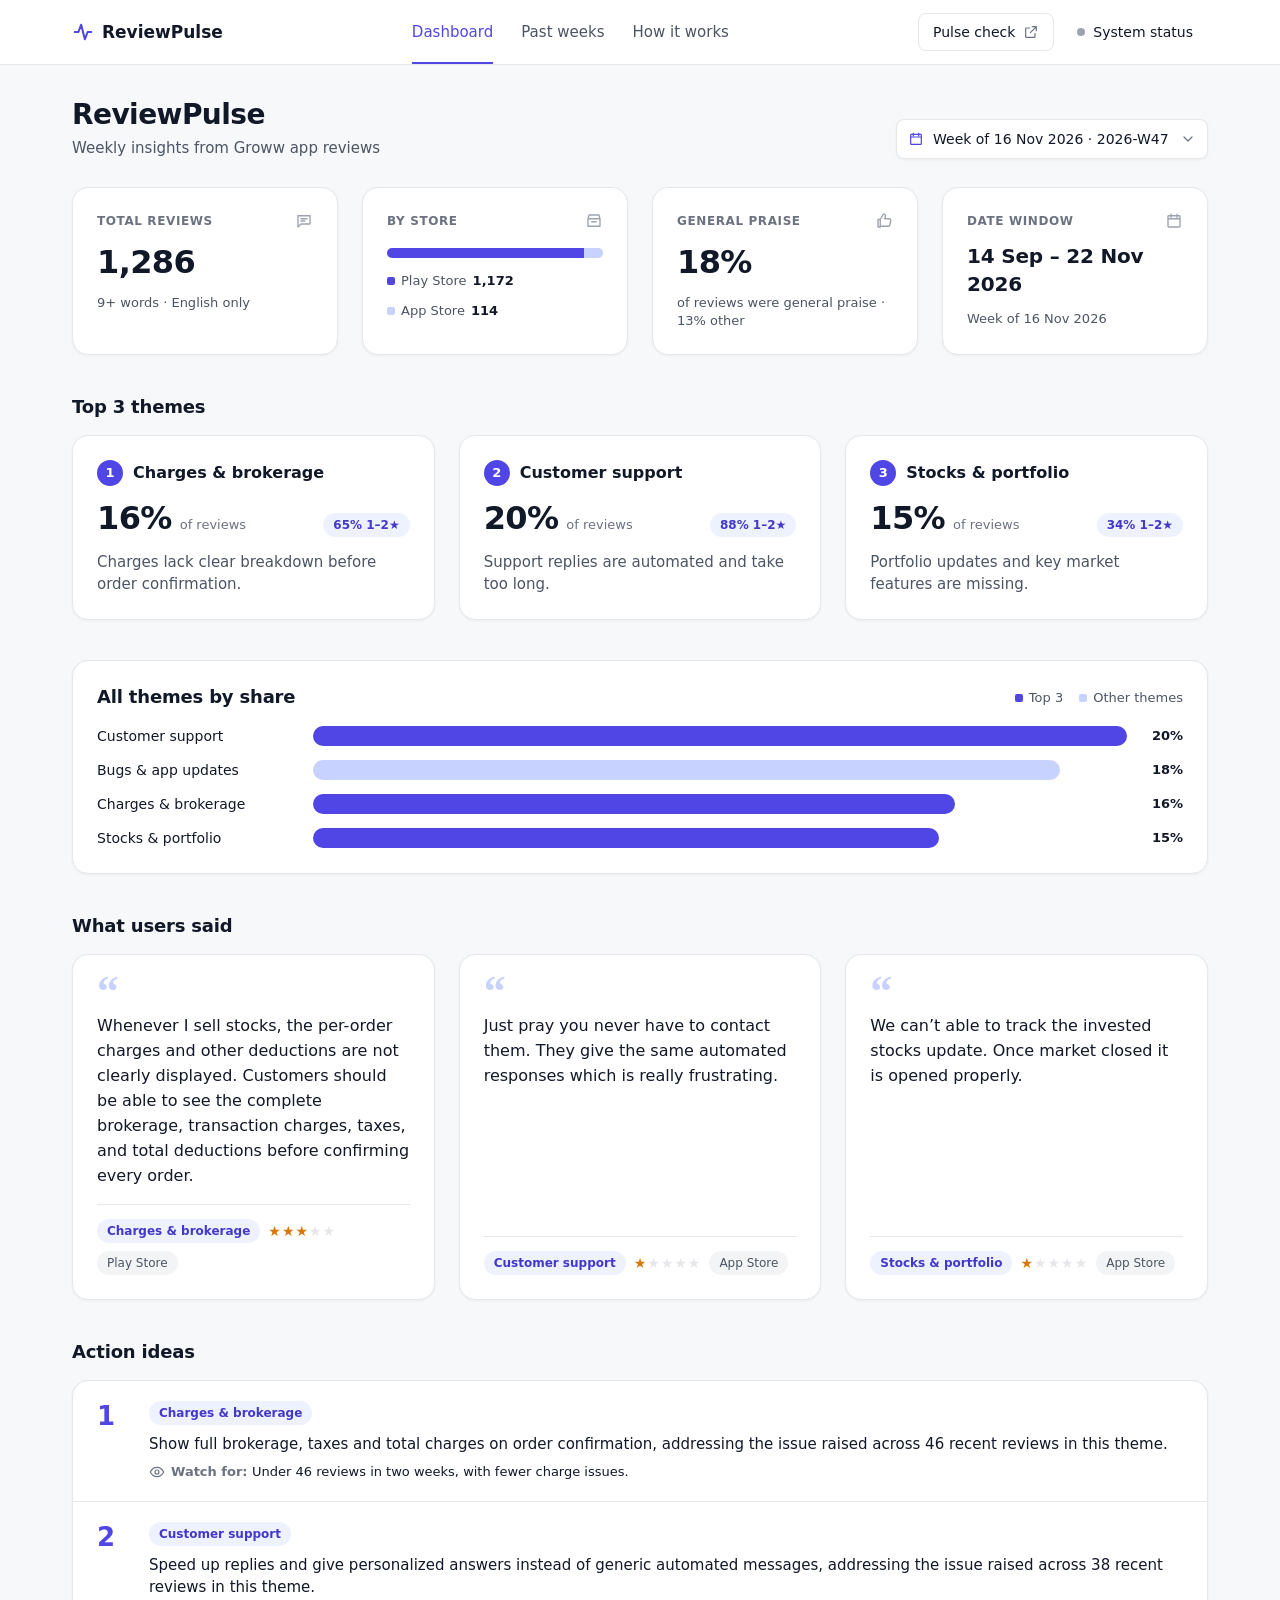
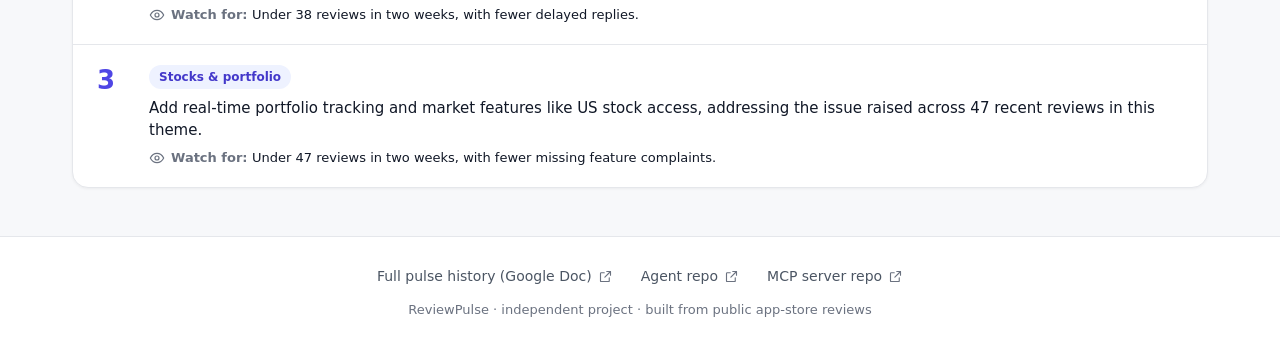
<file: site/index.html>
<!doctype html>
<html lang="en">
<head>
<meta charset="utf-8">
<meta name="viewport" content="width=device-width, initial-scale=1">
<title>ReviewPulse</title>
<meta name="description" content="Weekly insights from Groww app reviews.">
<meta http-equiv="Content-Security-Policy" content="default-src 'self'; script-src 'self'; style-src 'self' 'unsafe-inline' https://fonts.googleapis.com; font-src https://fonts.gstatic.com; img-src 'self' data: https://github.com https://*.githubusercontent.com; connect-src 'self' https://gworkspace-mcp.onrender.com; base-uri 'none'; form-action 'none'">
<meta name="referrer" content="strict-origin-when-cross-origin">
<link rel="icon" href="assets/favicon.svg" type="image/svg+xml">
<link rel="preconnect" href="https://fonts.googleapis.com">
<link rel="preconnect" href="https://fonts.gstatic.com" crossorigin>
<link rel="stylesheet" href="https://fonts.googleapis.com/css2?family=Inter:wght@400;500;600;700&amp;display=swap">
<link rel="stylesheet" href="assets/styles.css">
<script src="assets/app.js" defer></script>
</head>
<body data-page="dashboard">
<header id="topbar"></header>
<main id="content">
  <div class="card notice">Loading the latest pulse…</div>
  <noscript><div class="card notice">This page needs JavaScript to show the pulse.</div></noscript>
</main>
<footer id="footer"></footer>
</body>
</html>
</file>
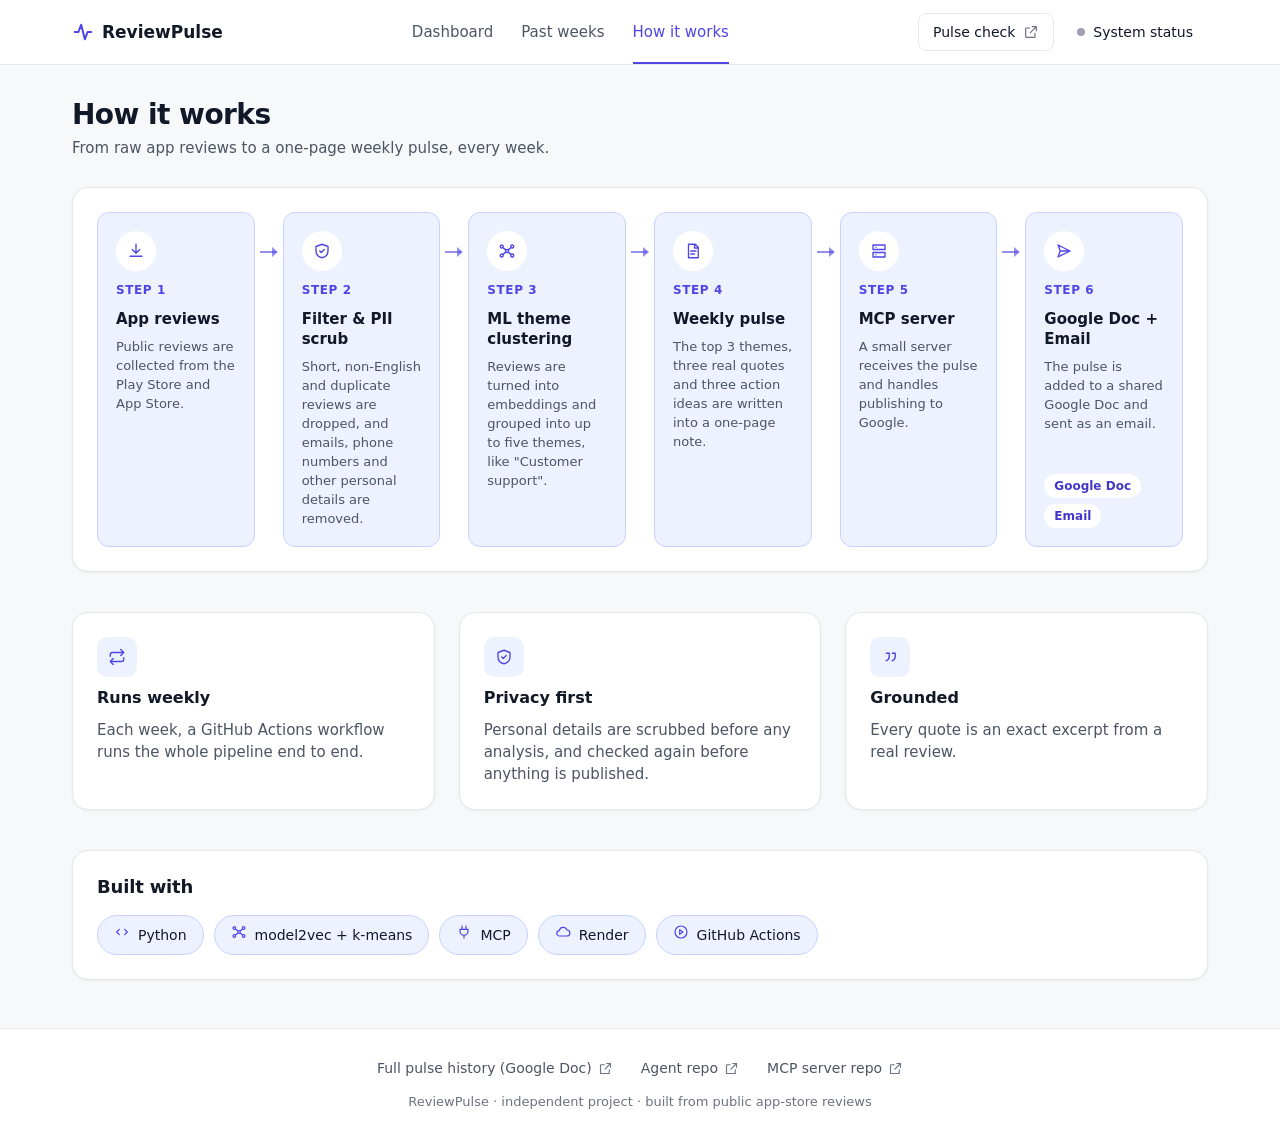
<file: site/how.html>
<!doctype html>
<html lang="en">
<head>
<meta charset="utf-8">
<meta name="viewport" content="width=device-width, initial-scale=1">
<title>How it works · ReviewPulse</title>
<meta name="description" content="How ReviewPulse turns app reviews into a one-page weekly pulse.">
<meta http-equiv="Content-Security-Policy" content="default-src 'self'; script-src 'self'; style-src 'self' 'unsafe-inline' https://fonts.googleapis.com; font-src https://fonts.gstatic.com; img-src 'self' data: https://github.com https://*.githubusercontent.com; connect-src 'self' https://gworkspace-mcp.onrender.com; base-uri 'none'; form-action 'none'">
<meta name="referrer" content="strict-origin-when-cross-origin">
<link rel="icon" href="assets/favicon.svg" type="image/svg+xml">
<link rel="preconnect" href="https://fonts.googleapis.com">
<link rel="preconnect" href="https://fonts.gstatic.com" crossorigin>
<link rel="stylesheet" href="https://fonts.googleapis.com/css2?family=Inter:wght@400;500;600;700&amp;display=swap">
<link rel="stylesheet" href="assets/styles.css">
<script src="assets/app.js" defer></script>
</head>
<body data-page="how">
<header id="topbar"></header>
<main id="content">
  <div class="page-head">
    <div>
      <h1>How it works</h1>
      <p>From raw app reviews to a one-page weekly pulse, every week.</p>
    </div>
  </div>

  <section class="card" aria-label="Pipeline">
    <ol class="flow">
      <li class="step">
        <span class="step-icon" data-icon="download"></span>
        <span class="step-num">STEP 1</span>
        <h3>App reviews</h3>
        <p>Public reviews are collected from the Play Store and App Store.</p>
      </li>
      <li class="step">
        <span class="step-icon" data-icon="shield"></span>
        <span class="step-num">STEP 2</span>
        <h3>Filter &amp; PII scrub</h3>
        <p>Short, non-English and duplicate reviews are dropped, and emails, phone numbers and other personal details are removed.</p>
      </li>
      <li class="step">
        <span class="step-icon" data-icon="cluster"></span>
        <span class="step-num">STEP 3</span>
        <h3>ML theme clustering</h3>
        <p>Reviews are turned into embeddings and grouped into up to five themes, like "Customer support".</p>
      </li>
      <li class="step">
        <span class="step-icon" data-icon="note"></span>
        <span class="step-num">STEP 4</span>
        <h3>Weekly pulse</h3>
        <p>The top 3 themes, three real quotes and three action ideas are written into a one-page note.</p>
      </li>
      <li class="step">
        <span class="step-icon" data-icon="server"></span>
        <span class="step-num">STEP 5</span>
        <h3>MCP server</h3>
        <p>A small server receives the pulse and handles publishing to Google.</p>
      </li>
      <li class="step">
        <span class="step-icon" data-icon="send"></span>
        <span class="step-num">STEP 6</span>
        <h3>Google Doc + Email</h3>
        <p>The pulse is added to a shared Google Doc and sent as an email.</p>
        <span class="forks"><span class="chip">Google Doc</span><span class="chip">Email</span></span>
      </li>
    </ol>
  </section>

  <div class="grid grid-3 section">
    <div class="card fact">
      <span class="fact-icon" data-icon="repeat"></span>
      <h3>Runs weekly</h3>
      <p>Each week, a GitHub Actions workflow runs the whole pipeline end to end.</p>
    </div>
    <div class="card fact">
      <span class="fact-icon" data-icon="shield"></span>
      <h3>Privacy first</h3>
      <p>Personal details are scrubbed before any analysis, and checked again before anything is published.</p>
    </div>
    <div class="card fact">
      <span class="fact-icon" data-icon="quote"></span>
      <h3>Grounded</h3>
      <p>Every quote is an exact excerpt from a real review.</p>
    </div>
  </div>

  <section class="card section" aria-labelledby="built-with">
    <h2 id="built-with">Built with</h2>
    <div class="tech">
      <span><i data-icon="code"></i>Python</span>
      <span><i data-icon="cluster"></i>model2vec + k-means</span>
      <span><i data-icon="plug"></i>MCP</span>
      <span><i data-icon="cloud"></i>Render</span>
      <span><i data-icon="play"></i>GitHub Actions</span>
    </div>
  </section>
</main>
<footer id="footer"></footer>
</body>
</html>
</file>
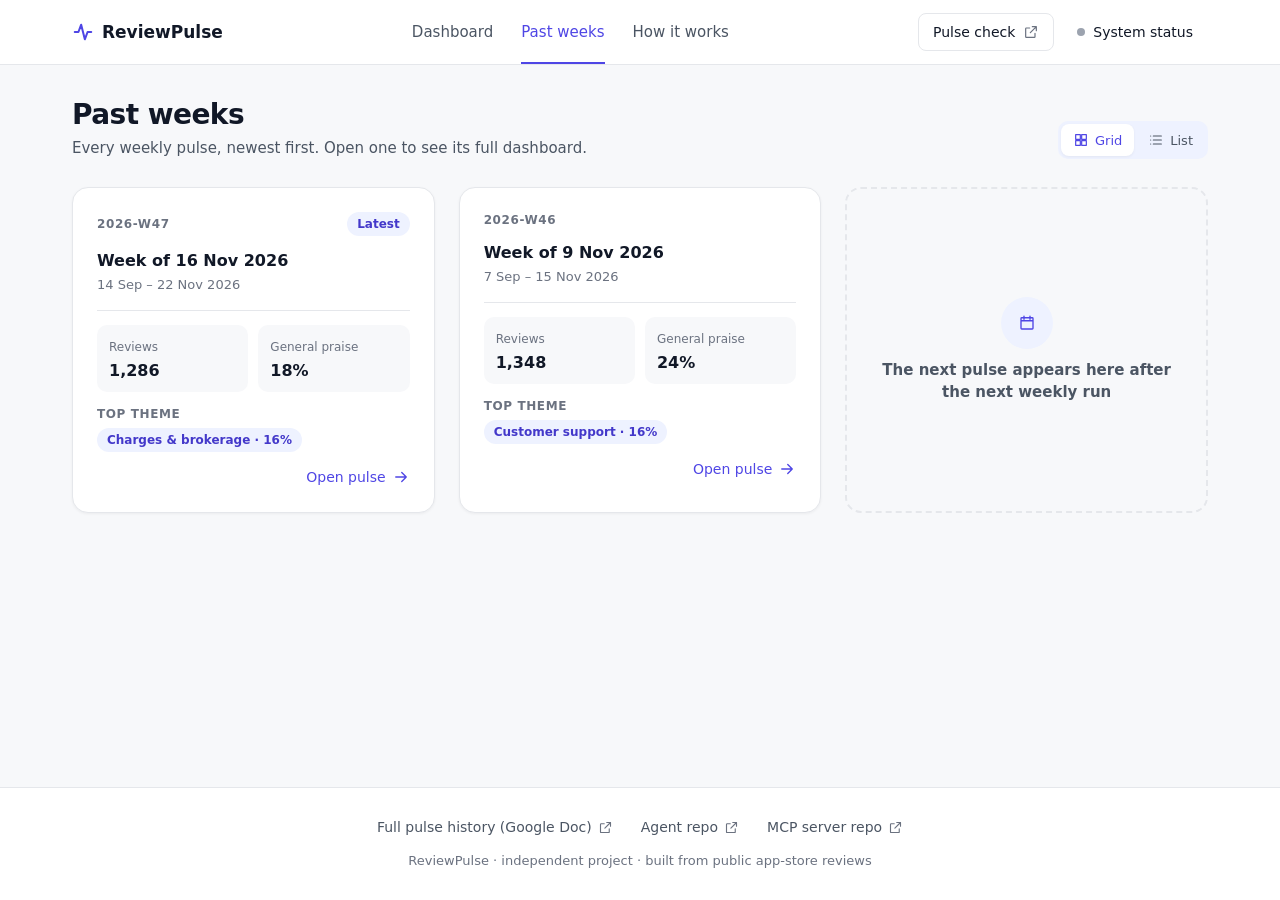
<file: site/weeks.html>
<!doctype html>
<html lang="en">
<head>
<meta charset="utf-8">
<meta name="viewport" content="width=device-width, initial-scale=1">
<title>Past weeks · ReviewPulse</title>
<meta name="description" content="Every weekly ReviewPulse, newest first.">
<meta http-equiv="Content-Security-Policy" content="default-src 'self'; script-src 'self'; style-src 'self' 'unsafe-inline' https://fonts.googleapis.com; font-src https://fonts.gstatic.com; img-src 'self' data: https://github.com https://*.githubusercontent.com; connect-src 'self' https://gworkspace-mcp.onrender.com; base-uri 'none'; form-action 'none'">
<meta name="referrer" content="strict-origin-when-cross-origin">
<link rel="icon" href="assets/favicon.svg" type="image/svg+xml">
<link rel="preconnect" href="https://fonts.googleapis.com">
<link rel="preconnect" href="https://fonts.gstatic.com" crossorigin>
<link rel="stylesheet" href="https://fonts.googleapis.com/css2?family=Inter:wght@400;500;600;700&amp;display=swap">
<link rel="stylesheet" href="assets/styles.css">
<script src="assets/app.js" defer></script>
</head>
<body data-page="weeks">
<header id="topbar"></header>
<main id="content">
  <div class="card notice">Loading weeks…</div>
  <noscript><div class="card notice">This page needs JavaScript to list the weeks.</div></noscript>
</main>
<footer id="footer"></footer>
</body>
</html>
</file>
<file: site/assets/styles.css>
/* ReviewPulse site. Tokens from docs/stitch-export/reviewpulse_analytics/DESIGN.md. */
:root {
  --canvas: #f7f8fa;
  --surface: #ffffff;
  --border: #e5e7eb;
  --accent: #4f46e5;
  --accent-strong: #4338ca;
  --tint: #eef2ff;
  --tint-strong: #c7d2fe;
  --heading: #111827;
  --body: #4b5563;
  --meta: #6b7280;   /* DESIGN.md's #9CA3AF fails contrast for small text on white */
  --muted: #9ca3af;
  --ok: #16a34a;
  --warn: #d97706;
  --bad: #dc2626;
  --radius: 16px;
  --radius-sm: 8px;
  --shadow: 0 1px 3px rgba(0, 0, 0, 0.05);
  --shadow-pop: 0 10px 30px rgba(17, 24, 39, 0.12);
  --gap: 24px;
  --pad: 24px;
  --max: 1200px;
  --font: "Inter", system-ui, -apple-system, "Segoe UI", Roboto, sans-serif;
}

*, *::before, *::after { box-sizing: border-box; }
html { -webkit-text-size-adjust: 100%; }
body {
  margin: 0;
  background: var(--canvas);
  color: var(--body);
  font: 400 15px/22px var(--font);
  min-height: 100vh;
  display: flex;
  flex-direction: column;
}
a { color: var(--accent); text-decoration: none; }
a:hover { text-decoration: underline; }
:focus-visible { outline: 2px solid var(--accent); outline-offset: 2px; border-radius: 4px; }
h1, h2, h3 { color: var(--heading); margin: 0; font-weight: 600; }
h1 { font-size: 28px; line-height: 36px; letter-spacing: -0.02em; }
h2 { font-size: 18px; line-height: 24px; letter-spacing: -0.01em; }
h3 { font-size: 16px; line-height: 22px; }
p { margin: 0; }
.num { font-variant-numeric: tabular-nums; }
.icon { width: 18px; height: 18px; flex: none; stroke: currentColor; fill: none;
  stroke-width: 1.8; stroke-linecap: round; stroke-linejoin: round; }
.sr-only { position: absolute; width: 1px; height: 1px; overflow: hidden; clip: rect(0 0 0 0);
  white-space: nowrap; }

/* ---------- Top bar ---------- */
.topbar { background: var(--surface); border-bottom: 1px solid var(--border);
  position: sticky; top: 0; z-index: 20; }
.topbar-inner { max-width: var(--max); margin: 0 auto; padding: 0 32px; height: 64px;
  display: flex; align-items: center; gap: 24px; }
.brand { display: flex; align-items: center; gap: 8px; color: var(--heading); font-weight: 700;
  font-size: 17px; }
.brand:hover { text-decoration: none; }
.brand .icon { color: var(--accent); width: 22px; height: 22px; stroke-width: 2.2; }
.nav { display: flex; gap: 28px; margin: 0 auto; height: 100%; }
.nav a { color: var(--body); font-weight: 500; display: flex; align-items: center;
  border-bottom: 2px solid transparent; padding-top: 2px; }
.nav a:hover { color: var(--heading); text-decoration: none; }
.nav a[aria-current="page"] { color: var(--accent); border-bottom-color: var(--accent); }
.actions { display: flex; align-items: center; gap: 8px; position: relative; }
.btn { display: inline-flex; align-items: center; gap: 8px; height: 38px; padding: 0 14px;
  border-radius: var(--radius-sm); font: 500 14px/1 var(--font); color: var(--heading);
  background: var(--surface); border: 1px solid var(--border); cursor: pointer; }
.btn:hover { border-color: var(--tint-strong); background: var(--tint); text-decoration: none; }
.btn-ghost { border-color: transparent; }
.btn .icon { width: 16px; height: 16px; color: var(--meta); }
.dot { width: 8px; height: 8px; border-radius: 50%; background: var(--muted); flex: none; }
.dot.ok { background: var(--ok); }
.dot.warn { background: var(--warn); }
.dot.bad { background: var(--bad); }
.dot.pulse { animation: pulse 1.2s ease-in-out infinite; }
@keyframes pulse { 50% { opacity: 0.35; } }

/* ---------- Status popover ---------- */
.popover { position: absolute; top: calc(100% + 10px); right: 0; width: 340px;
  background: var(--surface); border: 1px solid var(--border); border-radius: 12px;
  box-shadow: var(--shadow-pop); padding: 16px 18px; z-index: 30; }
.popover[hidden] { display: none; }
.popover-head { display: flex; align-items: center; justify-content: space-between;
  padding-bottom: 12px; border-bottom: 1px solid var(--border); margin-bottom: 8px; }
.popover-head h2 { font-size: 15px; }
.icon-btn { background: none; border: 0; padding: 4px; cursor: pointer; color: var(--meta);
  border-radius: 6px; display: inline-flex; }
.icon-btn:hover { background: var(--tint); color: var(--heading); }
.status-row { display: flex; align-items: center; gap: 10px; padding: 8px 0; font-size: 14px; }
.status-row .label { flex: 1; color: var(--body); }
.status-row .value { color: var(--heading); font-weight: 500; text-align: right; }
.status-row img { height: 20px; display: block; }
.popover-note { display: flex; gap: 8px; margin-top: 8px; padding-top: 10px;
  border-top: 1px solid var(--border); font-size: 12px; line-height: 17px; color: var(--meta); }
.popover-note .icon { width: 14px; height: 14px; margin-top: 1px; }

/* ---------- Page ---------- */
main { flex: 1; width: 100%; max-width: var(--max); margin: 0 auto; padding: 32px 32px 48px; }
.page-head { display: flex; align-items: flex-end; justify-content: space-between; gap: 16px;
  flex-wrap: wrap; margin-bottom: 28px; }
.page-head p { margin-top: 4px; }
.section { margin-top: 40px; }
.section-head { display: flex; align-items: flex-end; justify-content: space-between; gap: 16px;
  margin-bottom: 16px; flex-wrap: wrap; }
.section-head p { font-size: 13px; line-height: 18px; color: var(--meta); margin-top: 2px; }
.card { background: var(--surface); border: 1px solid var(--border); border-radius: var(--radius);
  box-shadow: var(--shadow); padding: var(--pad); }
.grid { display: grid; gap: var(--gap); }
.grid-4 { grid-template-columns: repeat(4, minmax(0, 1fr)); }
.grid-3 { grid-template-columns: repeat(3, minmax(0, 1fr)); }
.meta-label { font-size: 12px; line-height: 16px; font-weight: 600; letter-spacing: 0.05em;
  text-transform: uppercase; color: var(--meta); }
.chip { display: inline-flex; align-items: center; gap: 6px; padding: 3px 10px;
  border-radius: 999px; background: var(--tint); color: var(--accent-strong); font-size: 12px;
  line-height: 18px; font-weight: 600; white-space: nowrap; }
.chip-plain { background: #f3f4f6; color: var(--body); font-weight: 500; }
.notice { padding: 32px; text-align: center; color: var(--meta); }

/* Week selector */
.select-wrap { position: relative; display: inline-flex; align-items: center; }
.select-wrap .icon { position: absolute; pointer-events: none; color: var(--accent);
  width: 16px; height: 16px; }
.select-wrap .icon.lead { left: 12px; }
.select-wrap .icon.trail { right: 12px; color: var(--meta); }
select { appearance: none; font: 500 14px/1 var(--font); color: var(--heading);
  background: var(--surface); border: 1px solid var(--border); border-radius: var(--radius-sm);
  height: 40px; padding: 0 38px 0 36px; cursor: pointer; box-shadow: var(--shadow);
  max-width: 100%; }
select:hover { border-color: var(--tint-strong); }

/* Stat cards */
.stat { display: flex; flex-direction: column; gap: 12px; }
.stat-top { display: flex; align-items: center; justify-content: space-between; }
.stat-top .icon { color: var(--muted); }
.stat-value { font-size: 32px; line-height: 40px; font-weight: 600; letter-spacing: -0.02em;
  color: var(--heading); font-variant-numeric: tabular-nums; }
.stat-value.sm { font-size: 20px; line-height: 28px; letter-spacing: -0.01em; }
.stat-sub { font-size: 13px; line-height: 18px; color: var(--body); }
.split { display: flex; height: 10px; border-radius: 999px; overflow: hidden; background: var(--tint);
  margin-top: 6px; }
.split span:first-child { background: var(--accent); }
.split span:last-child { background: var(--tint-strong); }
.legend { display: flex; justify-content: space-between; gap: 8px; flex-wrap: wrap;
  font-size: 13px; }
.legend span { display: inline-flex; align-items: center; gap: 6px; }
.legend b { color: var(--heading); font-weight: 600; }
.swatch { width: 8px; height: 8px; border-radius: 2px; background: var(--accent); }
.swatch.light { background: var(--tint-strong); }

/* Theme cards */
.theme-card { display: flex; flex-direction: column; gap: 14px; }
.theme-title { display: flex; align-items: center; gap: 10px; }
.rank { width: 26px; height: 26px; border-radius: 50%; background: var(--accent); color: #fff;
  font-size: 13px; font-weight: 600; display: grid; place-items: center; flex: none; }
.theme-stats { display: flex; align-items: baseline; gap: 8px; flex-wrap: wrap; }
.theme-stats .stat-value { line-height: 36px; }
.theme-stats .of { color: var(--meta); font-size: 13px; margin-right: auto; }

/* Bar chart */
.bars { display: grid; grid-template-columns: minmax(120px, 200px) 1fr auto; gap: 12px 16px;
  align-items: center; margin: 0; padding: 0; list-style: none; }
.bars li { display: contents; }
.bar-label { color: var(--heading); font-size: 14px; }
.bar-track { height: 20px; }
.bar { height: 100%; border-radius: 999px; background: var(--accent); min-width: 4px; }
.bar.light { background: var(--tint-strong); }
.bar-value { font-size: 13px; font-weight: 600; color: var(--heading); text-align: right;
  font-variant-numeric: tabular-nums; min-width: 40px; }
.chart-legend { display: flex; gap: 16px; font-size: 13px; color: var(--body); }
.chart-legend span { display: inline-flex; align-items: center; gap: 6px; }

/* Quotes */
.quote-card { display: flex; flex-direction: column; gap: 16px; }
.quote-mark { font: 700 44px/0.6 Georgia, serif; color: var(--tint-strong); height: 18px; }
.quote-card blockquote { margin: 0; color: var(--heading); font-size: 16px; line-height: 25px;
  flex: 1; }
.quote-meta { display: flex; flex-wrap: wrap; align-items: center; gap: 8px;
  padding-top: 14px; border-top: 1px solid var(--border); }
.stars { color: var(--warn); font-size: 14px; letter-spacing: 1px; white-space: nowrap; }
.stars .off { color: var(--border); }

/* Actions */
.action-list { list-style: none; margin: 0; padding: 0; }
.action-list li { display: grid; grid-template-columns: 40px 1fr; gap: 4px 12px;
  padding: 20px var(--pad); border-top: 1px solid var(--border); }
.action-list li:first-child { border-top: 0; }
.action-num { font-size: 26px; font-weight: 600; color: var(--accent); line-height: 30px;
  font-variant-numeric: tabular-nums; }
.action-body { display: flex; flex-direction: column; gap: 8px; align-items: flex-start; }
.action-body p { color: var(--heading); }
.watch { display: flex; gap: 6px; font-size: 13px; line-height: 18px; color: var(--body); }
.watch .icon { width: 16px; height: 16px; color: var(--meta); margin-top: 1px; }
.watch b { font-weight: 600; color: var(--meta); }

/* Past weeks */
.toggle { display: inline-flex; padding: 3px; background: var(--tint); border-radius: 10px; gap: 2px; }
.toggle button { display: inline-flex; align-items: center; gap: 6px; border: 0; background: none;
  font: 500 13px/1 var(--font); color: var(--body); padding: 8px 12px; border-radius: 8px;
  cursor: pointer; }
.toggle button[aria-pressed="true"] { background: var(--surface); color: var(--accent);
  box-shadow: var(--shadow); }
.toggle .icon { width: 16px; height: 16px; }
.week-card { display: flex; flex-direction: column; gap: 14px; color: inherit;
  transition: border-color 0.15s, transform 0.15s, box-shadow 0.15s; }
.week-card:hover { text-decoration: none; border-color: var(--tint-strong); transform: translateY(-2px);
  box-shadow: var(--shadow-pop); }
.week-card-top { display: flex; justify-content: space-between; align-items: center; }
.week-card .window { font-size: 13px; color: var(--meta); margin-top: 2px; }
.mini-stats { display: grid; grid-template-columns: 1fr 1fr; gap: 10px; padding-top: 14px;
  border-top: 1px solid var(--border); }
.mini-stats div { background: var(--canvas); border-radius: 10px; padding: 10px 12px; }
.mini-stats b { display: block; color: var(--heading); font-size: 16px; margin-top: 2px; }
.mini-stats span { font-size: 12px; color: var(--meta); }
.open-link { color: var(--accent); font-weight: 500; font-size: 14px; display: inline-flex;
  align-items: center; gap: 6px; align-self: flex-end; }
.placeholder { border: 2px dashed var(--border); background: transparent; box-shadow: none;
  display: flex; flex-direction: column; align-items: center; justify-content: center; gap: 10px;
  text-align: center; min-height: 260px; color: var(--meta); }
.placeholder .circle { width: 52px; height: 52px; border-radius: 50%; background: var(--tint);
  display: grid; place-items: center; color: var(--accent); }
.placeholder b { color: var(--body); }
.week-table { width: 100%; border-collapse: collapse; font-size: 14px; }
.week-table th { text-align: left; padding: 12px var(--pad); border-bottom: 1px solid var(--border); }
.week-table td { padding: 14px var(--pad); border-bottom: 1px solid var(--border); color: var(--heading); }
.week-table tr:last-child td { border-bottom: 0; }
.week-table td.right, .week-table th.right { text-align: right; }
.table-card { padding: 0; overflow-x: auto; }

/* How it works */
.flow { display: grid; grid-template-columns: repeat(6, minmax(0, 1fr)); gap: 28px; list-style: none;
  margin: 0; padding: 0; counter-reset: step; }
.step { position: relative; background: var(--tint); border: 1px solid var(--tint-strong);
  border-radius: 12px; padding: 18px; display: flex; flex-direction: column; gap: 8px; }
.step::after { content: ""; position: absolute; top: 38px; right: -22px; width: 16px; height: 2px;
  background: var(--accent); opacity: 0.6; }
.step::before { content: ""; position: absolute; top: 34px; right: -23px; border: 5px solid transparent;
  border-left: 6px solid var(--accent); opacity: 0.6; transform: translateX(6px); }
.step:last-child::after, .step:last-child::before { display: none; }
.step-icon { width: 40px; height: 40px; border-radius: 50%; background: var(--surface);
  display: grid; place-items: center; color: var(--accent); }
.step-num { font-size: 12px; font-weight: 600; letter-spacing: 0.05em; color: var(--accent); }
.step h3 { font-size: 15px; line-height: 20px; }
.step p { font-size: 13px; line-height: 19px; }
.forks { display: flex; gap: 6px; flex-wrap: wrap; margin-top: auto; padding-top: 4px; }
.fact { display: flex; flex-direction: column; gap: 10px; }
.fact-icon { width: 40px; height: 40px; border-radius: 10px; background: var(--tint);
  display: grid; place-items: center; color: var(--accent); }
.tech { display: flex; flex-wrap: wrap; gap: 10px; margin-top: 16px; }
.tech span { display: inline-flex; align-items: center; gap: 8px; padding: 8px 16px;
  border: 1px solid var(--tint-strong); background: var(--tint); border-radius: 999px;
  color: var(--heading); font-size: 14px; font-weight: 500; }
.tech .icon { width: 16px; height: 16px; color: var(--accent); }

/* ---------- Footer ---------- */
.footer { background: var(--surface); border-top: 1px solid var(--border); padding: 28px 16px; }
.footer-links { display: flex; flex-wrap: wrap; justify-content: center; gap: 12px 28px; }
.footer-links a { color: var(--body); font-size: 14px; display: inline-flex; align-items: center;
  gap: 6px; }
.footer-links a:hover { color: var(--heading); }
.footer-links .icon { width: 15px; height: 15px; color: var(--meta); }
.footer p { text-align: center; font-size: 13px; color: var(--meta); margin-top: 12px; }

/* ---------- Responsive ---------- */
@media (max-width: 1100px) {
  .flow { grid-template-columns: repeat(3, minmax(0, 1fr)); }
  .step:nth-child(3)::after, .step:nth-child(3)::before { display: none; }
}
@media (max-width: 1023px) {
  .grid-4 { grid-template-columns: repeat(2, minmax(0, 1fr)); }
  .grid-3 { grid-template-columns: 1fr; }
  .topbar-inner { padding: 0 24px; }
  main { padding: 28px 24px 40px; }
}
@media (max-width: 767px) {
  :root { --gap: 16px; --pad: 18px; }
  h1 { font-size: 22px; line-height: 28px; }
  .topbar-inner { height: auto; flex-wrap: wrap; padding: 10px 16px 0; gap: 8px 12px; }
  .brand { order: 1; }
  .actions { order: 2; margin-left: auto; }
  .nav { order: 3; width: 100%; margin: 0; gap: 20px; height: 44px; overflow-x: auto; }
  .nav a { white-space: nowrap; }
  .btn { height: 34px; padding: 0 10px; font-size: 13px; }
  .btn .btn-text-long { display: none; }
  .popover { position: fixed; top: 64px; left: 16px; right: 16px; width: auto; }
  main { padding: 20px 16px 32px; }
  .page-head, .page-head .select-wrap, .page-head select { width: 100%; }
  .grid-4 { grid-template-columns: repeat(2, minmax(0, 1fr)); }
  .stat-value { font-size: 26px; line-height: 32px; }
  .stat-value.sm { font-size: 17px; line-height: 24px; }
  .bars { grid-template-columns: 1fr auto; gap: 4px 12px; }
  .bar-label { grid-column: 1 / -1; margin-top: 6px; }
  .bar-track { grid-column: 1; height: 14px; }
  .flow { grid-template-columns: 1fr; gap: 20px; }
  .step::after { top: auto; bottom: -15px; right: auto; left: 37px; width: 2px; height: 10px; }
  .step::before { top: auto; bottom: -21px; right: auto; left: 33px; transform: none;
    border: 5px solid transparent; border-top: 6px solid var(--accent); }
  .step:nth-child(3)::after, .step:nth-child(3)::before { display: block; }
  .step:last-child::after, .step:last-child::before { display: none; }
  .action-list li { grid-template-columns: 28px 1fr; }
  .action-num { font-size: 20px; }
}
@media (max-width: 380px) {
  .grid-4 { grid-template-columns: 1fr; }
}
@media (prefers-reduced-motion: reduce) {
  .dot.pulse { animation: none; }
  .week-card { transition: none; }
}
.step .chip { background: var(--surface); }
</file>
